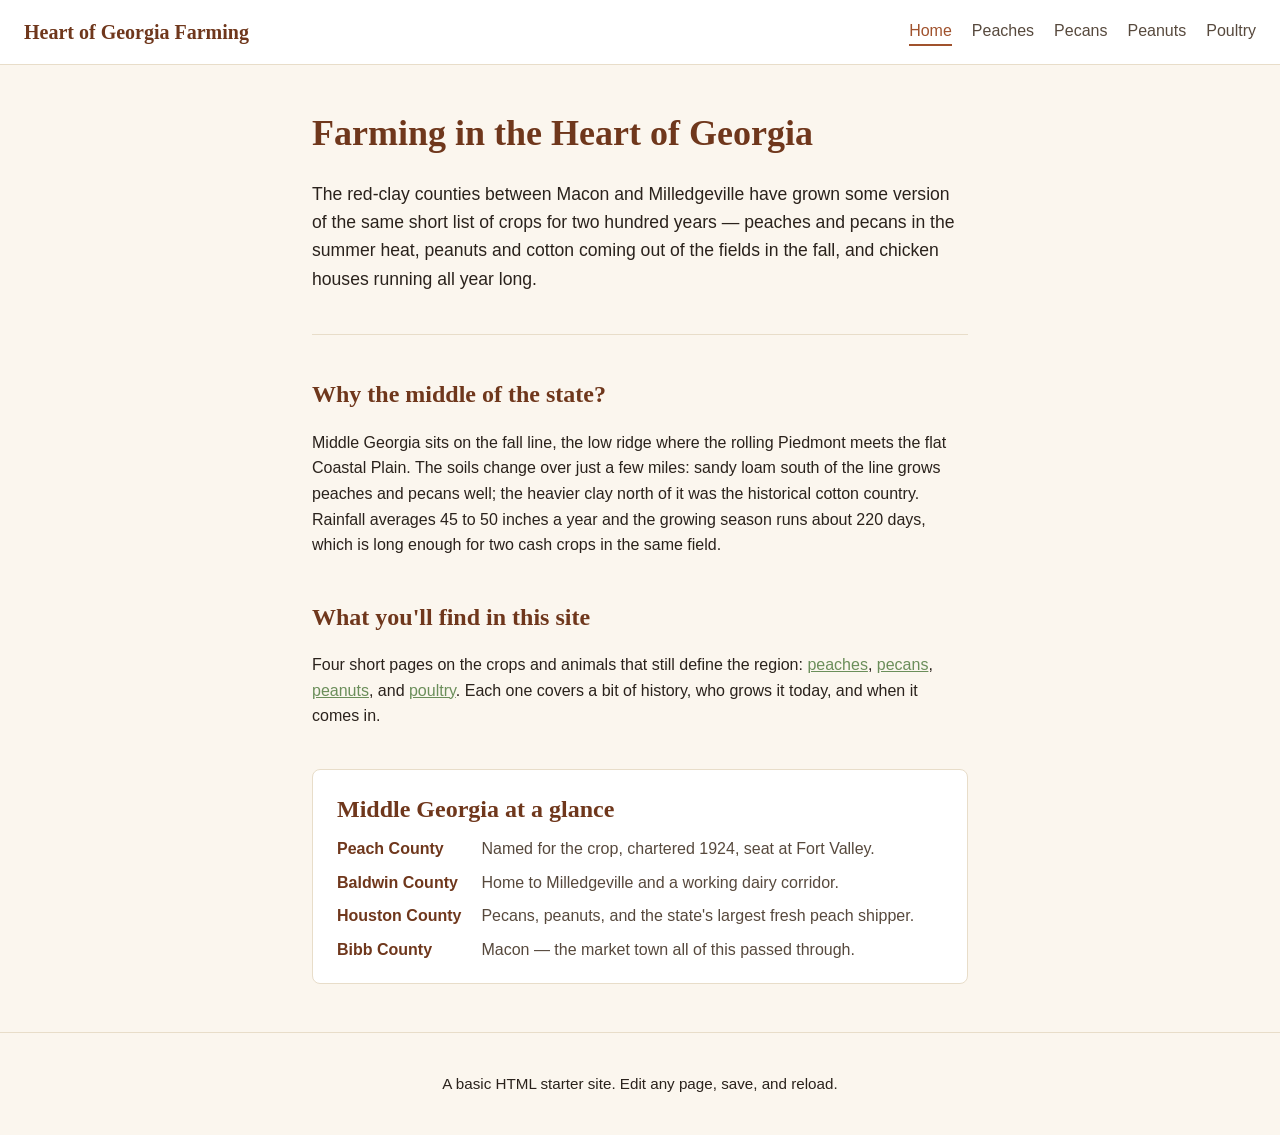
<file: index.html>
<!doctype html>
<html lang="en">
<head>
  <meta charset="utf-8">
  <meta name="viewport" content="width=device-width, initial-scale=1">
  <title>Farming in the Heart of Georgia</title>
  <link rel="stylesheet" href="styles.css">
</head>
<body>
  <header class="site-header">
    <a class="brand" href="index.html">Heart of Georgia Farming</a>
    <nav>
      <a href="index.html" class="active">Home</a>
      <a href="peaches.html">Peaches</a>
      <a href="pecans.html">Pecans</a>
      <a href="peanuts.html">Peanuts</a>
      <a href="poultry.html">Poultry</a>
    </nav>
  </header>

  <main>
    <section class="hero">
      <h1>Farming in the Heart of Georgia</h1>
      <p class="lede">
        The red-clay counties between Macon and Milledgeville have grown some
        version of the same short list of crops for two hundred years — peaches
        and pecans in the summer heat, peanuts and cotton coming out of the
        fields in the fall, and chicken houses running all year long.
      </p>
    </section>

    <section>
      <h2>Why the middle of the state?</h2>
      <p>
        Middle Georgia sits on the fall line, the low ridge where the rolling
        Piedmont meets the flat Coastal Plain. The soils change over just a few
        miles: sandy loam south of the line grows peaches and pecans well; the
        heavier clay north of it was the historical cotton country. Rainfall
        averages 45 to 50 inches a year and the growing season runs about
        220 days, which is long enough for two cash crops in the same field.
      </p>
    </section>

    <section>
      <h2>What you'll find in this site</h2>
      <p>
        Four short pages on the crops and animals that still define the
        region: <a href="peaches.html">peaches</a>,
        <a href="pecans.html">pecans</a>,
        <a href="peanuts.html">peanuts</a>, and
        <a href="poultry.html">poultry</a>. Each one covers a bit of history,
        who grows it today, and when it comes in.
      </p>
    </section>

    <section class="facts">
      <h2>Middle Georgia at a glance</h2>
      <dl>
        <dt>Peach County</dt>
        <dd>Named for the crop, chartered 1924, seat at Fort Valley.</dd>
        <dt>Baldwin County</dt>
        <dd>Home to Milledgeville and a working dairy corridor.</dd>
        <dt>Houston County</dt>
        <dd>Pecans, peanuts, and the state's largest fresh peach shipper.</dd>
        <dt>Bibb County</dt>
        <dd>Macon — the market town all of this passed through.</dd>
      </dl>
    </section>
  </main>

  <footer class="site-footer">
    <p>A basic HTML starter site. Edit any page, save, and reload.</p>
  </footer>
</body>
</html>
</file>
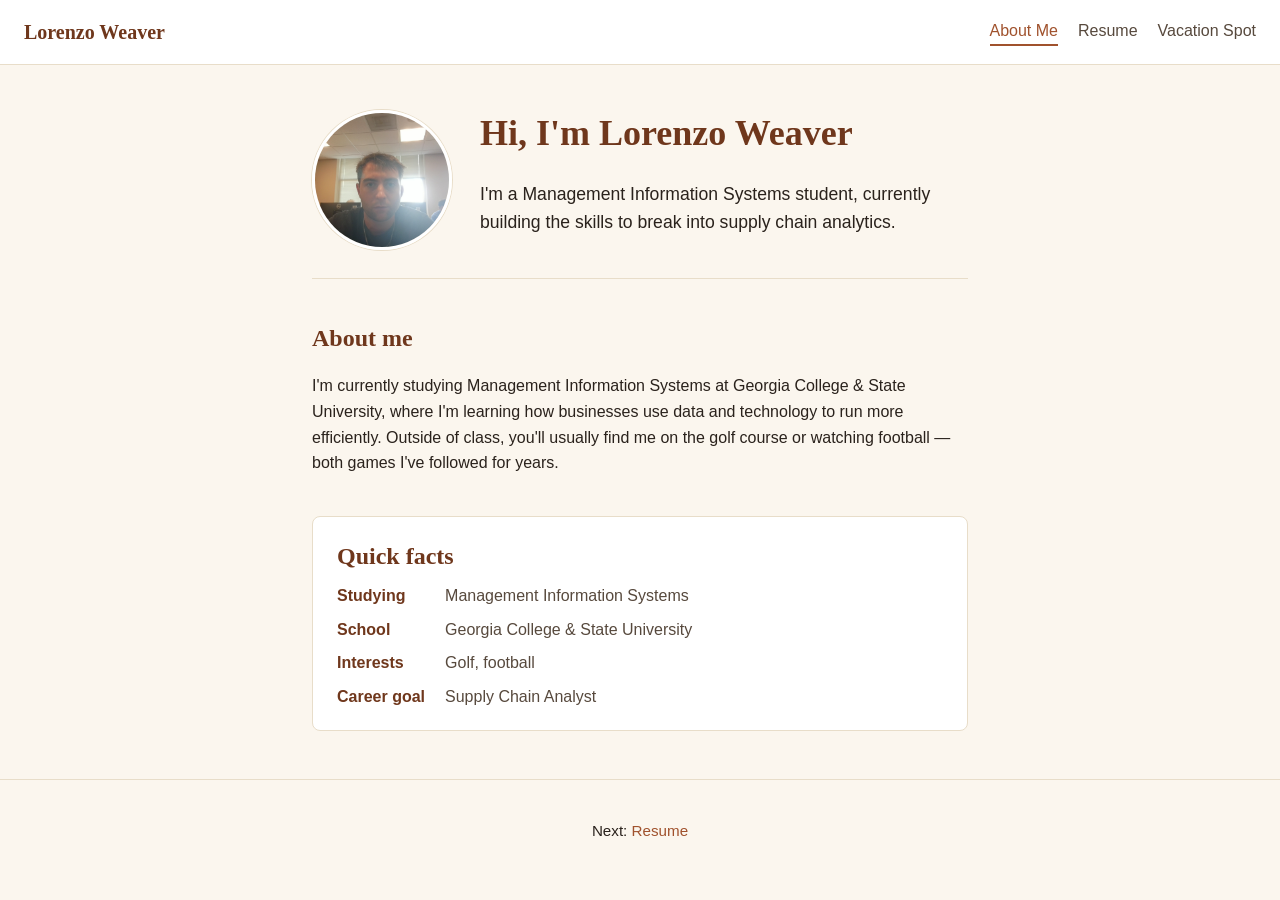
<file: public/index.html>
<!doctype html>
<html lang="en">
<head>
  <meta charset="utf-8">
  <meta name="viewport" content="width=device-width, initial-scale=1">
  <title>Lorenzo Weaver &middot; About Me</title>
  <link rel="stylesheet" href="styles.css">
</head>
<body>
  <header class="site-header">
    <a class="brand" href="index.html">Lorenzo Weaver</a>
    <nav>
      <a href="index.html" class="active">About Me</a>
      <a href="resume.html">Resume</a>
      <a href="vacation.html">Vacation Spot</a>
    </nav>
  </header>

  <main>
    <section class="hero about-hero">
      <img class="photo" src="photo.jpg" alt="Photo of Lorenzo Weaver">
      <div>
        <h1>Hi, I'm Lorenzo Weaver</h1>
        <p class="lede">
          I'm a Management Information Systems student, currently building
          the skills to break into supply chain analytics.
        </p>
      </div>
    </section>

    <section>
      <h2>About me</h2>
      <p>
        I'm currently studying Management Information Systems at Georgia
        College &amp; State University, where I'm learning how businesses use
        data and technology to run more efficiently. Outside of class, you'll
        usually find me on the golf course or watching football &mdash; both
        games I've followed for years.
      </p>
    </section>

    <section class="facts">
      <h2>Quick facts</h2>
      <dl>
        <dt>Studying</dt>
        <dd>Management Information Systems</dd>
        <dt>School</dt>
        <dd>Georgia College &amp; State University</dd>
        <dt>Interests</dt>
        <dd>Golf, football</dd>
        <dt>Career goal</dt>
        <dd>Supply Chain Analyst</dd>
      </dl>
    </section>
  </main>

  <footer class="site-footer">
    <p>Next: <a href="resume.html">Resume</a></p>
  </footer>
</body>
</html>
</file>
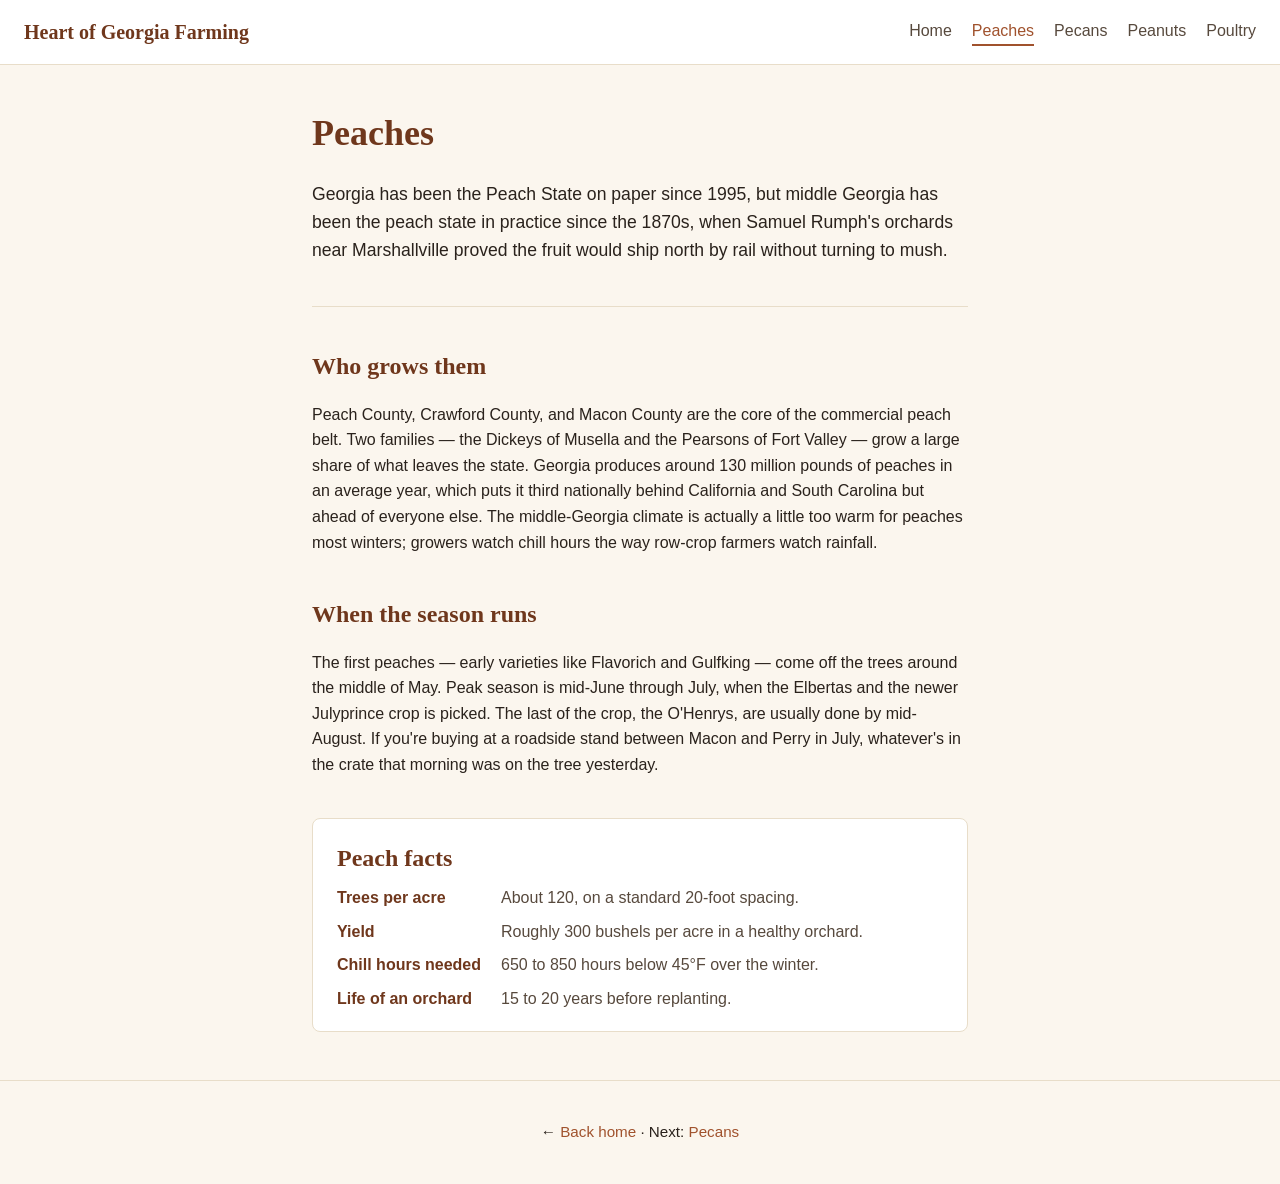
<file: peaches.html>
<!doctype html>
<html lang="en">
<head>
  <meta charset="utf-8">
  <meta name="viewport" content="width=device-width, initial-scale=1">
  <title>Peaches &middot; Heart of Georgia Farming</title>
  <link rel="stylesheet" href="styles.css">
</head>
<body>
  <header class="site-header">
    <a class="brand" href="index.html">Heart of Georgia Farming</a>
    <nav>
      <a href="index.html">Home</a>
      <a href="peaches.html" class="active">Peaches</a>
      <a href="pecans.html">Pecans</a>
      <a href="peanuts.html">Peanuts</a>
      <a href="poultry.html">Poultry</a>
    </nav>
  </header>

  <main>
    <section class="hero">
      <h1>Peaches</h1>
      <p class="lede">
        Georgia has been the Peach State on paper since 1995, but middle Georgia
        has been the peach state in practice since the 1870s, when Samuel
        Rumph's orchards near Marshallville proved the fruit would ship north
        by rail without turning to mush.
      </p>
    </section>

    <section>
      <h2>Who grows them</h2>
      <p>
        Peach County, Crawford County, and Macon County are the core of the
        commercial peach belt. Two families — the Dickeys of Musella and the
        Pearsons of Fort Valley — grow a large share of what leaves the state.
        Georgia produces around 130 million pounds of peaches in an average
        year, which puts it third nationally behind California and South
        Carolina but ahead of everyone else. The middle-Georgia climate is
        actually a little too warm for peaches most winters; growers watch chill
        hours the way row-crop farmers watch rainfall.
      </p>
    </section>

    <section>
      <h2>When the season runs</h2>
      <p>
        The first peaches — early varieties like Flavorich and Gulfking — come
        off the trees around the middle of May. Peak season is mid-June through
        July, when the Elbertas and the newer Julyprince crop is picked. The
        last of the crop, the O'Henrys, are usually done by mid-August. If
        you're buying at a roadside stand between Macon and Perry in July,
        whatever's in the crate that morning was on the tree yesterday.
      </p>
    </section>

    <section class="facts">
      <h2>Peach facts</h2>
      <dl>
        <dt>Trees per acre</dt>
        <dd>About 120, on a standard 20-foot spacing.</dd>
        <dt>Yield</dt>
        <dd>Roughly 300 bushels per acre in a healthy orchard.</dd>
        <dt>Chill hours needed</dt>
        <dd>650 to 850 hours below 45&deg;F over the winter.</dd>
        <dt>Life of an orchard</dt>
        <dd>15 to 20 years before replanting.</dd>
      </dl>
    </section>
  </main>

  <footer class="site-footer">
    <p>&larr; <a href="index.html">Back home</a> &middot; Next: <a href="pecans.html">Pecans</a></p>
  </footer>
</body>
</html>
</file>
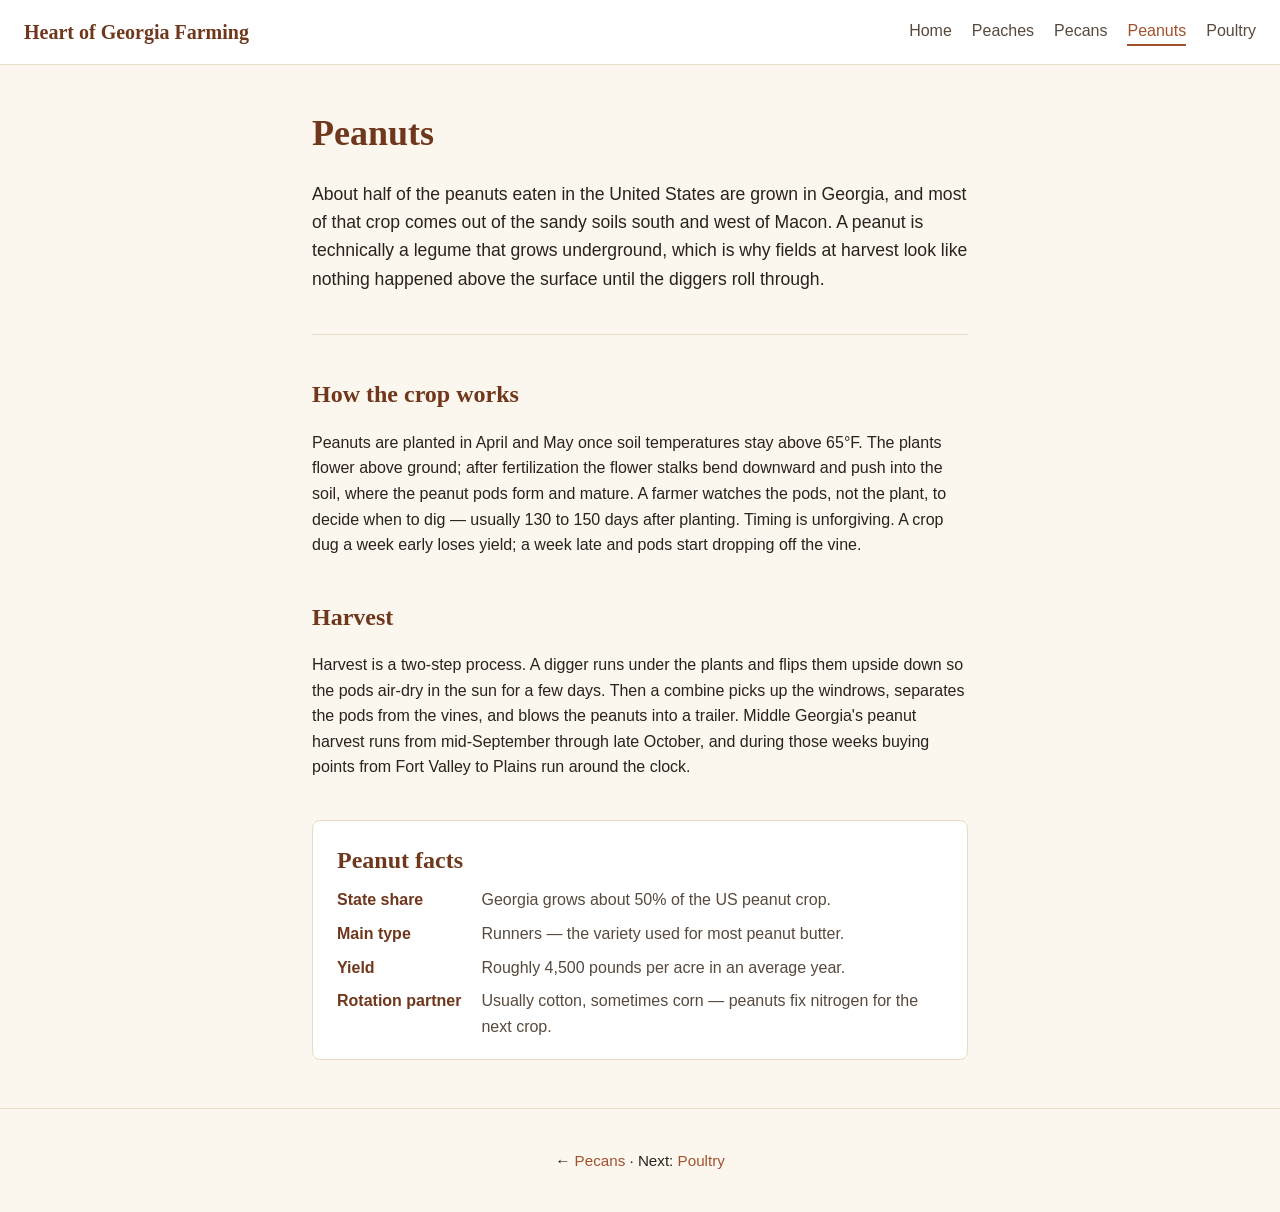
<file: peanuts.html>
<!doctype html>
<html lang="en">
<head>
  <meta charset="utf-8">
  <meta name="viewport" content="width=device-width, initial-scale=1">
  <title>Peanuts &middot; Heart of Georgia Farming</title>
  <link rel="stylesheet" href="styles.css">
</head>
<body>
  <header class="site-header">
    <a class="brand" href="index.html">Heart of Georgia Farming</a>
    <nav>
      <a href="index.html">Home</a>
      <a href="peaches.html">Peaches</a>
      <a href="pecans.html">Pecans</a>
      <a href="peanuts.html" class="active">Peanuts</a>
      <a href="poultry.html">Poultry</a>
    </nav>
  </header>

  <main>
    <section class="hero">
      <h1>Peanuts</h1>
      <p class="lede">
        About half of the peanuts eaten in the United States are grown in
        Georgia, and most of that crop comes out of the sandy soils south and
        west of Macon. A peanut is technically a legume that grows underground,
        which is why fields at harvest look like nothing happened above the
        surface until the diggers roll through.
      </p>
    </section>

    <section>
      <h2>How the crop works</h2>
      <p>
        Peanuts are planted in April and May once soil temperatures stay above
        65&deg;F. The plants flower above ground; after fertilization the flower
        stalks bend downward and push into the soil, where the peanut pods form
        and mature. A farmer watches the pods, not the plant, to decide when to
        dig — usually 130 to 150 days after planting. Timing is unforgiving. A
        crop dug a week early loses yield; a week late and pods start dropping
        off the vine.
      </p>
    </section>

    <section>
      <h2>Harvest</h2>
      <p>
        Harvest is a two-step process. A digger runs under the plants and flips
        them upside down so the pods air-dry in the sun for a few days. Then a
        combine picks up the windrows, separates the pods from the vines, and
        blows the peanuts into a trailer. Middle Georgia's peanut harvest runs
        from mid-September through late October, and during those weeks buying
        points from Fort Valley to Plains run around the clock.
      </p>
    </section>

    <section class="facts">
      <h2>Peanut facts</h2>
      <dl>
        <dt>State share</dt>
        <dd>Georgia grows about 50% of the US peanut crop.</dd>
        <dt>Main type</dt>
        <dd>Runners — the variety used for most peanut butter.</dd>
        <dt>Yield</dt>
        <dd>Roughly 4,500 pounds per acre in an average year.</dd>
        <dt>Rotation partner</dt>
        <dd>Usually cotton, sometimes corn — peanuts fix nitrogen for the next crop.</dd>
      </dl>
    </section>
  </main>

  <footer class="site-footer">
    <p>&larr; <a href="pecans.html">Pecans</a> &middot; Next: <a href="poultry.html">Poultry</a></p>
  </footer>
</body>
</html>
</file>
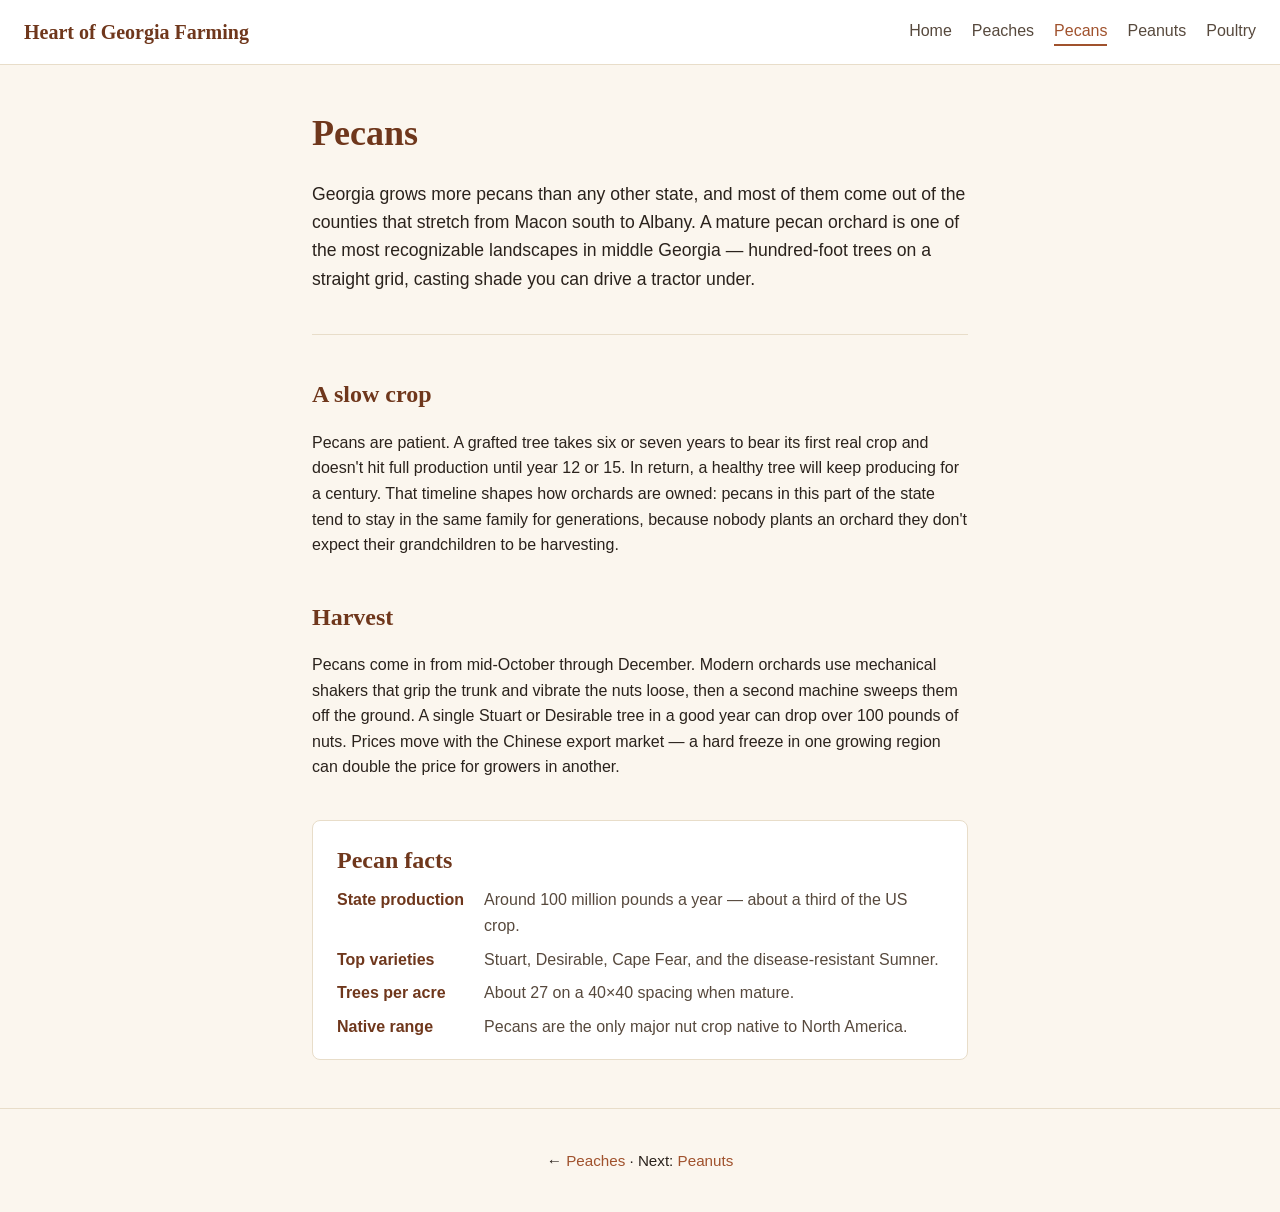
<file: pecans.html>
<!doctype html>
<html lang="en">
<head>
  <meta charset="utf-8">
  <meta name="viewport" content="width=device-width, initial-scale=1">
  <title>Pecans &middot; Heart of Georgia Farming</title>
  <link rel="stylesheet" href="styles.css">
</head>
<body>
  <header class="site-header">
    <a class="brand" href="index.html">Heart of Georgia Farming</a>
    <nav>
      <a href="index.html">Home</a>
      <a href="peaches.html">Peaches</a>
      <a href="pecans.html" class="active">Pecans</a>
      <a href="peanuts.html">Peanuts</a>
      <a href="poultry.html">Poultry</a>
    </nav>
  </header>

  <main>
    <section class="hero">
      <h1>Pecans</h1>
      <p class="lede">
        Georgia grows more pecans than any other state, and most of them come
        out of the counties that stretch from Macon south to Albany. A mature
        pecan orchard is one of the most recognizable landscapes in middle
        Georgia — hundred-foot trees on a straight grid, casting shade you can
        drive a tractor under.
      </p>
    </section>

    <section>
      <h2>A slow crop</h2>
      <p>
        Pecans are patient. A grafted tree takes six or seven years to bear its
        first real crop and doesn't hit full production until year 12 or 15. In
        return, a healthy tree will keep producing for a century. That timeline
        shapes how orchards are owned: pecans in this part of the state tend to
        stay in the same family for generations, because nobody plants an
        orchard they don't expect their grandchildren to be harvesting.
      </p>
    </section>

    <section>
      <h2>Harvest</h2>
      <p>
        Pecans come in from mid-October through December. Modern orchards use
        mechanical shakers that grip the trunk and vibrate the nuts loose, then
        a second machine sweeps them off the ground. A single Stuart or Desirable
        tree in a good year can drop over 100 pounds of nuts. Prices move with
        the Chinese export market — a hard freeze in one growing region can
        double the price for growers in another.
      </p>
    </section>

    <section class="facts">
      <h2>Pecan facts</h2>
      <dl>
        <dt>State production</dt>
        <dd>Around 100 million pounds a year — about a third of the US crop.</dd>
        <dt>Top varieties</dt>
        <dd>Stuart, Desirable, Cape Fear, and the disease-resistant Sumner.</dd>
        <dt>Trees per acre</dt>
        <dd>About 27 on a 40&times;40 spacing when mature.</dd>
        <dt>Native range</dt>
        <dd>Pecans are the only major nut crop native to North America.</dd>
      </dl>
    </section>
  </main>

  <footer class="site-footer">
    <p>&larr; <a href="peaches.html">Peaches</a> &middot; Next: <a href="peanuts.html">Peanuts</a></p>
  </footer>
</body>
</html>
</file>
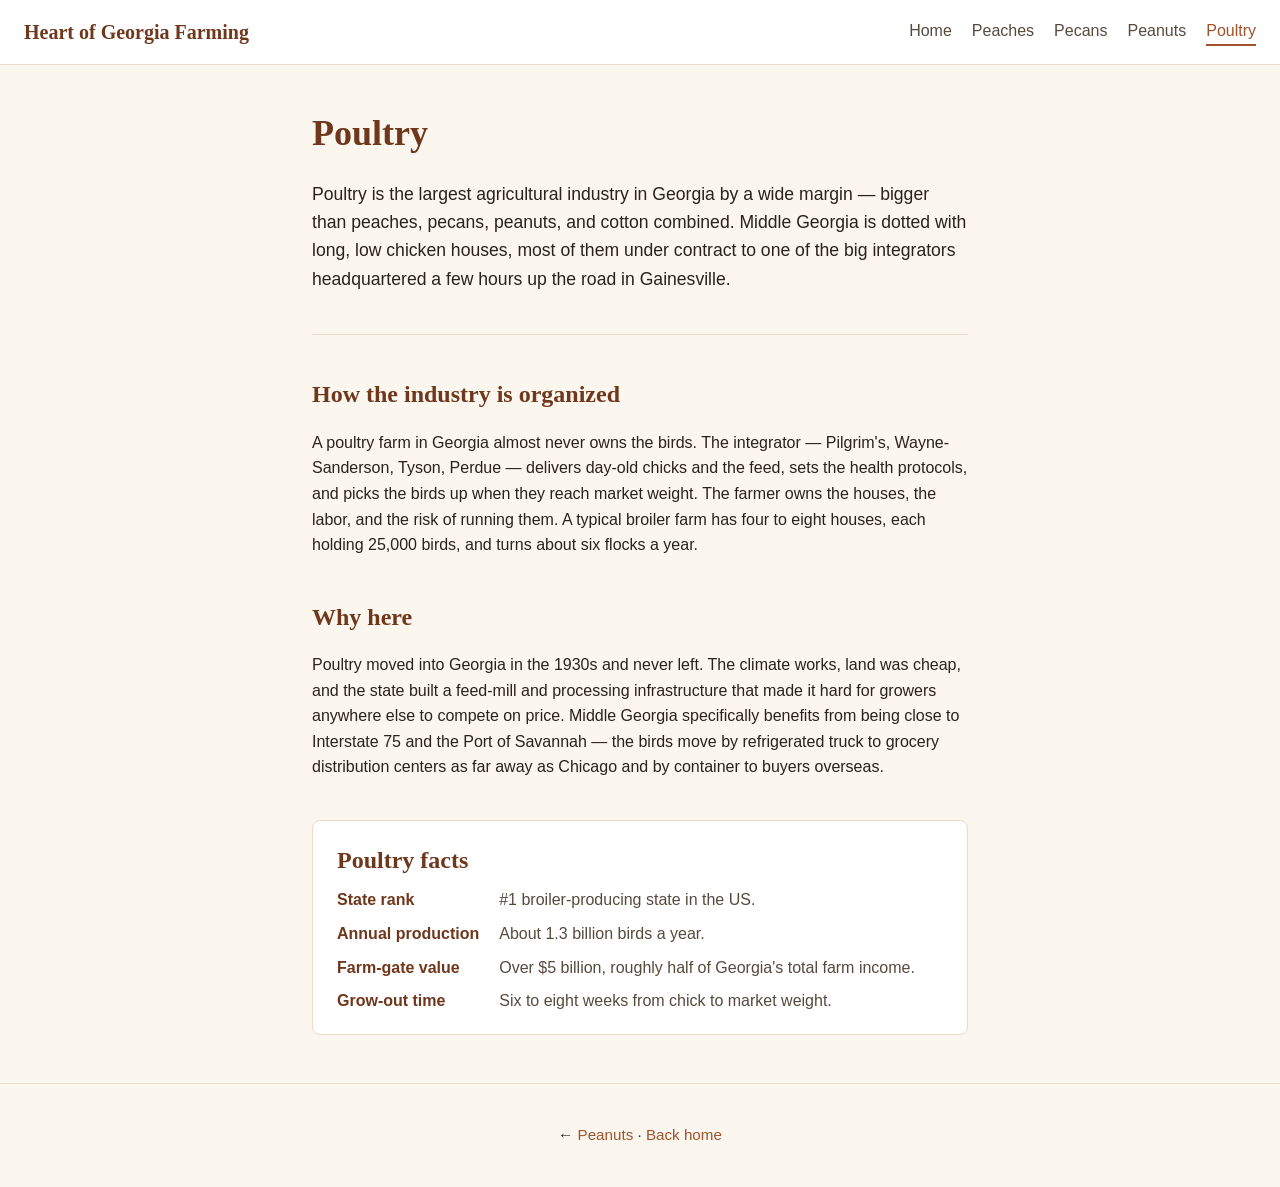
<file: poultry.html>
<!doctype html>
<html lang="en">
<head>
  <meta charset="utf-8">
  <meta name="viewport" content="width=device-width, initial-scale=1">
  <title>Poultry &middot; Heart of Georgia Farming</title>
  <link rel="stylesheet" href="styles.css">
</head>
<body>
  <header class="site-header">
    <a class="brand" href="index.html">Heart of Georgia Farming</a>
    <nav>
      <a href="index.html">Home</a>
      <a href="peaches.html">Peaches</a>
      <a href="pecans.html">Pecans</a>
      <a href="peanuts.html">Peanuts</a>
      <a href="poultry.html" class="active">Poultry</a>
    </nav>
  </header>

  <main>
    <section class="hero">
      <h1>Poultry</h1>
      <p class="lede">
        Poultry is the largest agricultural industry in Georgia by a wide
        margin — bigger than peaches, pecans, peanuts, and cotton combined.
        Middle Georgia is dotted with long, low chicken houses, most of them
        under contract to one of the big integrators headquartered a few hours
        up the road in Gainesville.
      </p>
    </section>

    <section>
      <h2>How the industry is organized</h2>
      <p>
        A poultry farm in Georgia almost never owns the birds. The integrator —
        Pilgrim's, Wayne-Sanderson, Tyson, Perdue — delivers day-old chicks and
        the feed, sets the health protocols, and picks the birds up when they
        reach market weight. The farmer owns the houses, the labor, and the
        risk of running them. A typical broiler farm has four to eight houses,
        each holding 25,000 birds, and turns about six flocks a year.
      </p>
    </section>

    <section>
      <h2>Why here</h2>
      <p>
        Poultry moved into Georgia in the 1930s and never left. The climate
        works, land was cheap, and the state built a feed-mill and processing
        infrastructure that made it hard for growers anywhere else to compete
        on price. Middle Georgia specifically benefits from being close to
        Interstate 75 and the Port of Savannah — the birds move by refrigerated
        truck to grocery distribution centers as far away as Chicago and by
        container to buyers overseas.
      </p>
    </section>

    <section class="facts">
      <h2>Poultry facts</h2>
      <dl>
        <dt>State rank</dt>
        <dd>#1 broiler-producing state in the US.</dd>
        <dt>Annual production</dt>
        <dd>About 1.3 billion birds a year.</dd>
        <dt>Farm-gate value</dt>
        <dd>Over $5 billion, roughly half of Georgia's total farm income.</dd>
        <dt>Grow-out time</dt>
        <dd>Six to eight weeks from chick to market weight.</dd>
      </dl>
    </section>
  </main>

  <footer class="site-footer">
    <p>&larr; <a href="peanuts.html">Peanuts</a> &middot; <a href="index.html">Back home</a></p>
  </footer>
</body>
</html>
</file>
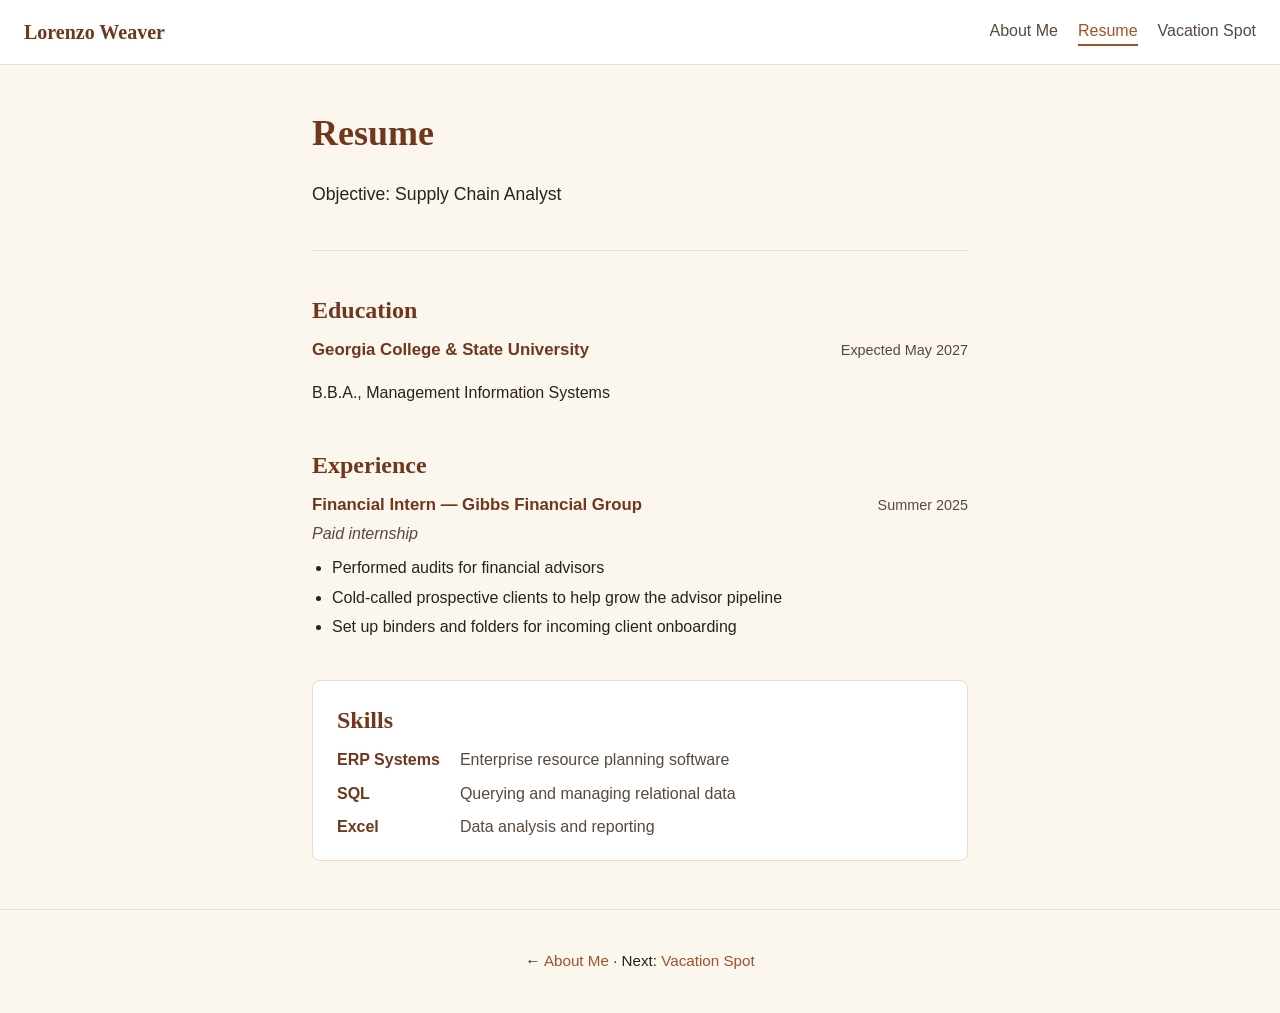
<file: public/resume.html>
<!doctype html>
<html lang="en">
<head>
  <meta charset="utf-8">
  <meta name="viewport" content="width=device-width, initial-scale=1">
  <title>Lorenzo Weaver &middot; Resume</title>
  <link rel="stylesheet" href="styles.css">
</head>
<body>
  <header class="site-header">
    <a class="brand" href="index.html">Lorenzo Weaver</a>
    <nav>
      <a href="index.html">About Me</a>
      <a href="resume.html" class="active">Resume</a>
      <a href="vacation.html">Vacation Spot</a>
    </nav>
  </header>

  <main>
    <section class="hero">
      <h1>Resume</h1>
      <p class="lede">Objective: Supply Chain Analyst</p>
    </section>

    <section>
      <h2>Education</h2>
      <div class="resume-entry">
        <div class="resume-entry-head">
          <strong>Georgia College &amp; State University</strong>
          <span class="resume-dates">Expected May 2027</span>
        </div>
        <p>B.B.A., Management Information Systems</p>
      </div>
    </section>

    <section>
      <h2>Experience</h2>
      <div class="resume-entry">
        <div class="resume-entry-head">
          <strong>Financial Intern &mdash; Gibbs Financial Group</strong>
          <span class="resume-dates">Summer 2025</span>
        </div>
        <p class="resume-sub">Paid internship</p>
        <ul>
          <li>Performed audits for financial advisors</li>
          <li>Cold-called prospective clients to help grow the advisor pipeline</li>
          <li>Set up binders and folders for incoming client onboarding</li>
        </ul>
      </div>
    </section>

    <section class="facts">
      <h2>Skills</h2>
      <dl>
        <dt>ERP Systems</dt>
        <dd>Enterprise resource planning software</dd>
        <dt>SQL</dt>
        <dd>Querying and managing relational data</dd>
        <dt>Excel</dt>
        <dd>Data analysis and reporting</dd>
      </dl>
    </section>
  </main>

  <footer class="site-footer">
    <p>&larr; <a href="index.html">About Me</a> &middot; Next: <a href="vacation.html">Vacation Spot</a></p>
  </footer>
</body>
</html>
</file>
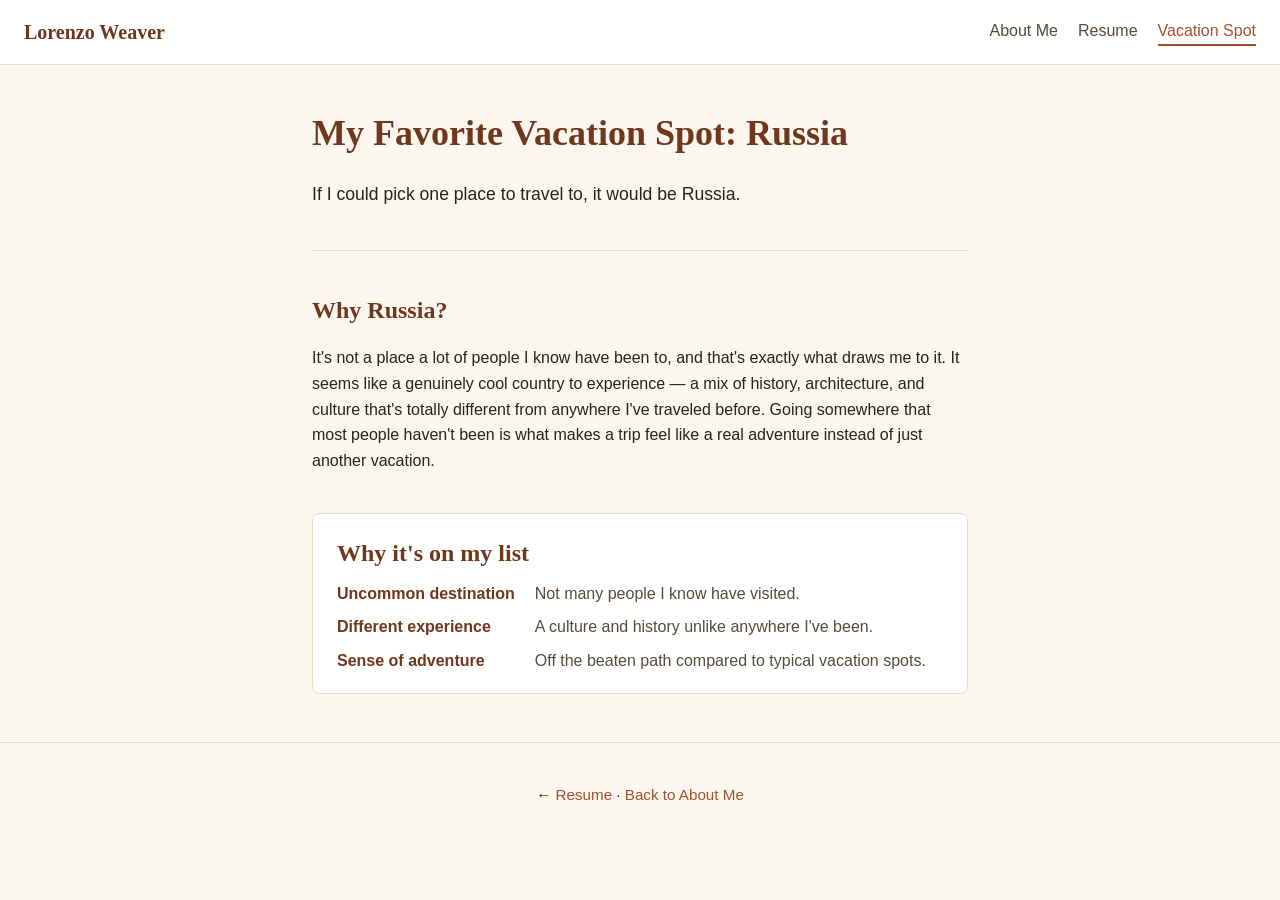
<file: public/vacation.html>
<!doctype html>
<html lang="en">
<head>
  <meta charset="utf-8">
  <meta name="viewport" content="width=device-width, initial-scale=1">
  <title>Lorenzo Weaver &middot; Favorite Vacation Spot</title>
  <link rel="stylesheet" href="styles.css">
</head>
<body>
  <header class="site-header">
    <a class="brand" href="index.html">Lorenzo Weaver</a>
    <nav>
      <a href="index.html">About Me</a>
      <a href="resume.html">Resume</a>
      <a href="vacation.html" class="active">Vacation Spot</a>
    </nav>
  </header>

  <main>
    <section class="hero">
      <h1>My Favorite Vacation Spot: Russia</h1>
      <p class="lede">
        If I could pick one place to travel to, it would be Russia.
      </p>
    </section>

    <section>
      <h2>Why Russia?</h2>
      <p>
        It's not a place a lot of people I know have been to, and that's
        exactly what draws me to it. It seems like a genuinely cool country
        to experience &mdash; a mix of history, architecture, and culture
        that's totally different from anywhere I've traveled before. Going
        somewhere that most people haven't been is what makes a trip feel
        like a real adventure instead of just another vacation.
      </p>
    </section>

    <section class="facts">
      <h2>Why it's on my list</h2>
      <dl>
        <dt>Uncommon destination</dt>
        <dd>Not many people I know have visited.</dd>
        <dt>Different experience</dt>
        <dd>A culture and history unlike anywhere I've been.</dd>
        <dt>Sense of adventure</dt>
        <dd>Off the beaten path compared to typical vacation spots.</dd>
      </dl>
    </section>
  </main>

  <footer class="site-footer">
    <p>&larr; <a href="resume.html">Resume</a> &middot; <a href="index.html">Back to About Me</a></p>
  </footer>
</body>
</html>
</file>
<file: styles.css>
:root {
  --brand: #a0522d;        /* red clay */
  --brand-dark: #6f371c;
  --accent: #6b8e5a;       /* pasture green */
  --text: #2a221c;
  --muted: #57493d;
  --bg: #fbf6ee;           /* cream */
  --card: #ffffff;
  --border: #e8ddc9;
}

html {
  box-sizing: border-box;
}
*, *::before, *::after {
  box-sizing: inherit;
}

body {
  margin: 0;
  font-family: -apple-system, BlinkMacSystemFont, "Segoe UI", Roboto,
               "Helvetica Neue", Arial, sans-serif;
  line-height: 1.6;
  color: var(--text);
  background: var(--bg);
}

/* Header + nav */
.site-header {
  border-bottom: 1px solid var(--border);
  background: var(--card);
  padding: 1rem 1.5rem;
  display: flex;
  flex-wrap: wrap;
  align-items: center;
  justify-content: space-between;
  gap: 1rem;
}

.brand {
  font-family: Georgia, "Times New Roman", serif;
  font-size: 1.25rem;
  font-weight: 700;
  color: var(--brand-dark);
  text-decoration: none;
}

.site-header nav {
  display: flex;
  flex-wrap: wrap;
  gap: 1.25rem;
}

.site-header nav a {
  color: var(--muted);
  text-decoration: none;
  font-weight: 500;
}

.site-header nav a:hover,
.site-header nav a.active {
  color: var(--brand);
  border-bottom: 2px solid var(--brand);
}

/* Main content */
main {
  max-width: 44rem;
  margin: 0 auto;
  padding: 2.5rem 1.5rem 3rem;
}

.hero {
  border-bottom: 1px solid var(--border);
  padding-bottom: 1.5rem;
  margin-bottom: 2rem;
}

h1 {
  font-family: Georgia, "Times New Roman", serif;
  font-size: 2.25rem;
  color: var(--brand-dark);
  margin: 0 0 0.75rem;
}

h2 {
  font-family: Georgia, "Times New Roman", serif;
  color: var(--brand-dark);
  margin-top: 2.5rem;
  margin-bottom: 0.5rem;
}

.lede {
  font-size: 1.1rem;
  color: var(--text);
}

p {
  color: var(--text);
}

a {
  color: var(--accent);
}

a:hover {
  color: var(--brand);
}

/* Facts block */
.facts {
  background: var(--card);
  border: 1px solid var(--border);
  border-radius: 8px;
  padding: 1.25rem 1.5rem;
  margin-top: 2.5rem;
}

.facts h2 {
  margin-top: 0;
}

.facts dl {
  display: grid;
  grid-template-columns: max-content 1fr;
  gap: 0.5rem 1.25rem;
  margin: 0;
}

.facts dt {
  font-weight: 700;
  color: var(--brand-dark);
}

.facts dd {
  margin: 0;
  color: var(--muted);
}

/* Footer */
.site-footer {
  border-top: 1px solid var(--border);
  padding: 1.5rem;
  text-align: center;
  color: var(--muted);
  font-size: 0.95rem;
}

.site-footer a {
  color: var(--brand);
  text-decoration: none;
}

.site-footer a:hover {
  text-decoration: underline;
}
</file>
<file: public/styles.css>
:root {
  --brand: #a0522d;        /* red clay */
  --brand-dark: #6f371c;
  --accent: #6b8e5a;       /* pasture green */
  --text: #2a221c;
  --muted: #57493d;
  --bg: #fbf6ee;           /* cream */
  --card: #ffffff;
  --border: #e8ddc9;
}

html {
  box-sizing: border-box;
}
*, *::before, *::after {
  box-sizing: inherit;
}

body {
  margin: 0;
  font-family: -apple-system, BlinkMacSystemFont, "Segoe UI", Roboto,
               "Helvetica Neue", Arial, sans-serif;
  line-height: 1.6;
  color: var(--text);
  background: var(--bg);
}

/* Header + nav */
.site-header {
  border-bottom: 1px solid var(--border);
  background: var(--card);
  padding: 1rem 1.5rem;
  display: flex;
  flex-wrap: wrap;
  align-items: center;
  justify-content: space-between;
  gap: 1rem;
}

.brand {
  font-family: Georgia, "Times New Roman", serif;
  font-size: 1.25rem;
  font-weight: 700;
  color: var(--brand-dark);
  text-decoration: none;
}

.site-header nav {
  display: flex;
  flex-wrap: wrap;
  gap: 1.25rem;
}

.site-header nav a {
  color: var(--muted);
  text-decoration: none;
  font-weight: 500;
}

.site-header nav a:hover,
.site-header nav a.active {
  color: var(--brand);
  border-bottom: 2px solid var(--brand);
}

/* Main content */
main {
  max-width: 44rem;
  margin: 0 auto;
  padding: 2.5rem 1.5rem 3rem;
}

.hero {
  border-bottom: 1px solid var(--border);
  padding-bottom: 1.5rem;
  margin-bottom: 2rem;
}

h1 {
  font-family: Georgia, "Times New Roman", serif;
  font-size: 2.25rem;
  color: var(--brand-dark);
  margin: 0 0 0.75rem;
}

h2 {
  font-family: Georgia, "Times New Roman", serif;
  color: var(--brand-dark);
  margin-top: 2.5rem;
  margin-bottom: 0.5rem;
}

.lede {
  font-size: 1.1rem;
  color: var(--text);
}

p {
  color: var(--text);
}

a {
  color: var(--accent);
}

a:hover {
  color: var(--brand);
}

/* About page photo */
.about-hero {
  display: flex;
  align-items: center;
  gap: 1.75rem;
}

.about-hero .photo {
  width: 140px;
  height: 140px;
  border-radius: 50%;
  object-fit: cover;
  border: 3px solid var(--card);
  box-shadow: 0 0 0 1px var(--border);
  flex-shrink: 0;
}

.about-hero h1 {
  margin-bottom: 0.4rem;
}

@media (max-width: 30rem) {
  .about-hero {
    flex-direction: column;
    text-align: center;
  }
}

/* Resume entries */
.resume-entry {
  margin-bottom: 1.5rem;
}

.resume-entry-head {
  display: flex;
  flex-wrap: wrap;
  justify-content: space-between;
  gap: 0.5rem;
  align-items: baseline;
}

.resume-entry-head strong {
  color: var(--brand-dark);
  font-size: 1.05rem;
}

.resume-dates {
  color: var(--muted);
  font-size: 0.9rem;
}

.resume-sub {
  margin: 0.15rem 0 0.5rem;
  color: var(--muted);
  font-style: italic;
}

.resume-entry ul {
  margin: 0.25rem 0 0;
  padding-left: 1.25rem;
}

.resume-entry li {
  margin-bottom: 0.25rem;
}

/* Facts block */
.facts {
  background: var(--card);
  border: 1px solid var(--border);
  border-radius: 8px;
  padding: 1.25rem 1.5rem;
  margin-top: 2.5rem;
}

.facts h2 {
  margin-top: 0;
}

.facts dl {
  display: grid;
  grid-template-columns: max-content 1fr;
  gap: 0.5rem 1.25rem;
  margin: 0;
}

.facts dt {
  font-weight: 700;
  color: var(--brand-dark);
}

.facts dd {
  margin: 0;
  color: var(--muted);
}

/* Footer */
.site-footer {
  border-top: 1px solid var(--border);
  padding: 1.5rem;
  text-align: center;
  color: var(--muted);
  font-size: 0.95rem;
}

.site-footer a {
  color: var(--brand);
  text-decoration: none;
}

.site-footer a:hover {
  text-decoration: underline;
}
</file>
